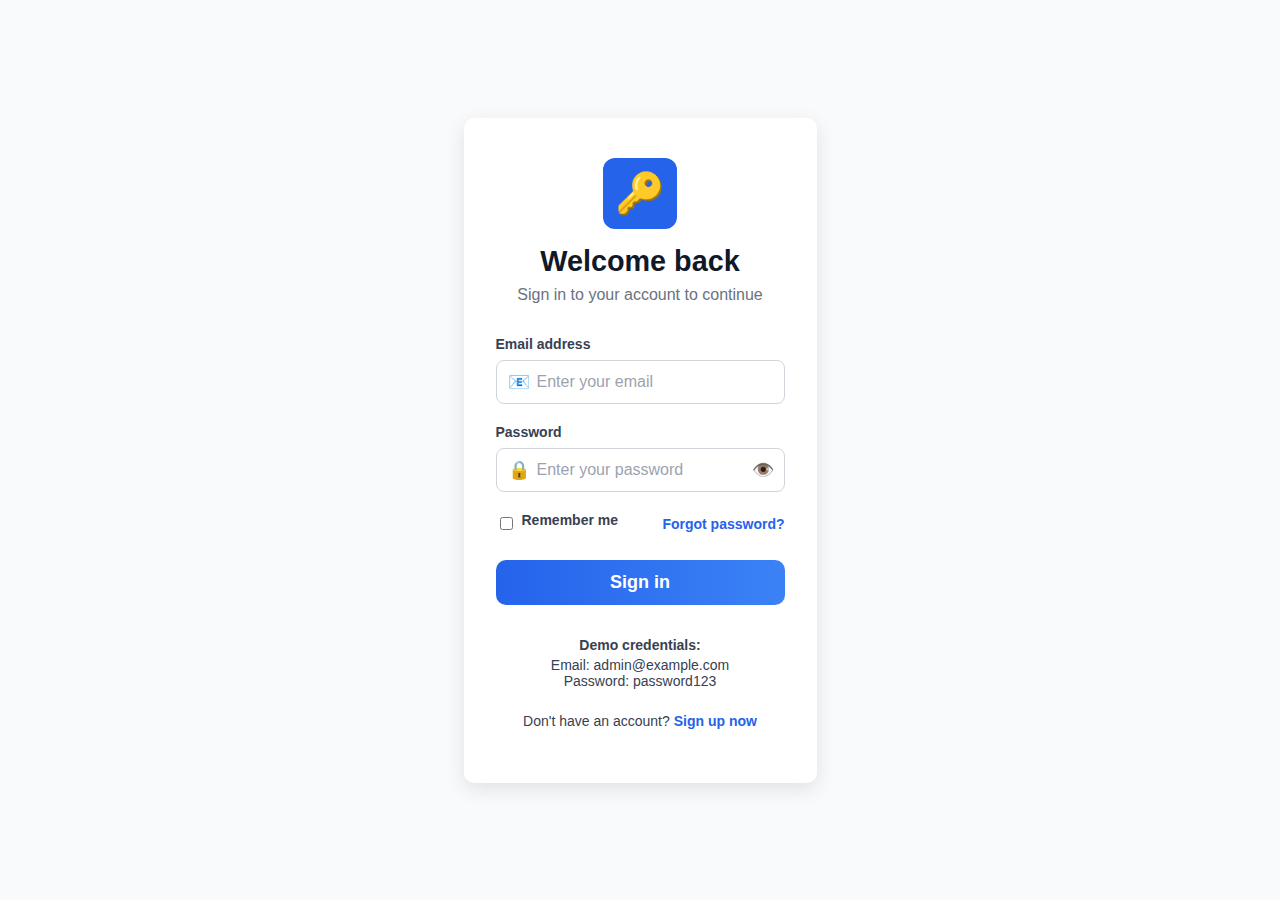
<file: index.html>
<!DOCTYPE html>
<html lang="en">
<head>
  <meta charset="UTF-8" />
  <meta name="viewport" content="width=device-width, initial-scale=1.0"/>
  <title>Uni buddy Finder</title>
  <link rel="stylesheet" href="style.css" />
</head>
<body>
  <div class="container">
    <div class="login-wrapper">
      <!-- Header -->
      <div class="header">
        <div class="logo">🔑</div>
        <h2>Welcome back</h2>
        <p>Sign in to your account to continue</p>
      </div>

      <!-- Form -->
      <div class="form-container">
        <form id="loginForm" class="login-form">
          <!-- General Error -->
          <div id="generalError" class="error-message general-error" style="display: none;">
            <p></p>
          </div>

          <!-- Email Field -->
          <div class="form-group">
            <label for="email">Email address</label>
            <div class="input-wrapper">
              <span class="input-icon">📧</span>
              <input 
                type="email" 
                id="email" 
                name="email" 
                placeholder="Enter your email"
                autocomplete="email"
              />
            </div>
            <div class="error-message" id="emailError" aria-live="polite"></div>
          </div>

          <!-- Password Field -->
          <div class="form-group">
            <label for="password">Password</label>
            <div class="input-wrapper">
              <span class="input-icon">🔒</span>
              <input 
                type="password" 
                id="password" 
                name="password" 
                placeholder="Enter your password"
                autocomplete="current-password"
              />
              <button type="button" class="password-toggle" id="passwordToggle">
                <span id="eyeIcon">👁️</span>
              </button>
            </div>
            <div class="error-message" id="passwordError" aria-live="polite"></div>
          </div>

          <!-- Remember Me & Forgot Password -->
          <div class="form-options">
            <div class="checkbox-wrapper">
              <input type="checkbox" id="rememberMe" name="rememberMe" />
              <label for="rememberMe">Remember me</label>
            </div>
            <a href="#" class="forgot-password" id="forgotPassword">Forgot password?</a>
          </div>

          <!-- Submit Button -->
          <button type="submit" class="submit-btn" id="submitBtn">
            <span class="btn-text">Sign in</span>
            <div class="loading-spinner" style="display: none;">
              <div class="spinner"></div>
              <span>Signing in...</span>
            </div>
          </button>
        </form>

        <!-- Demo Credentials -->
        <div class="demo-credentials">
          <p class="demo-title">Demo credentials:</p>
          <p class="demo-text">Email: admin@example.com</p>
          <p class="demo-text">Password: password123</p>
        </div>

        <!-- Sign Up Link -->
        <div class="signup-link">
          <p>Don't have an account? <a href="signup.html" id="signupLink">Sign up now</a></p>
        </div>
      </div>
    </div>
  </div>

  <!-- Scripts -->
  <script src="https://code.jquery.com/jquery-3.6.0.min.js"></script>
  <script src="script.js"></script>
</body>
</html>
</file>
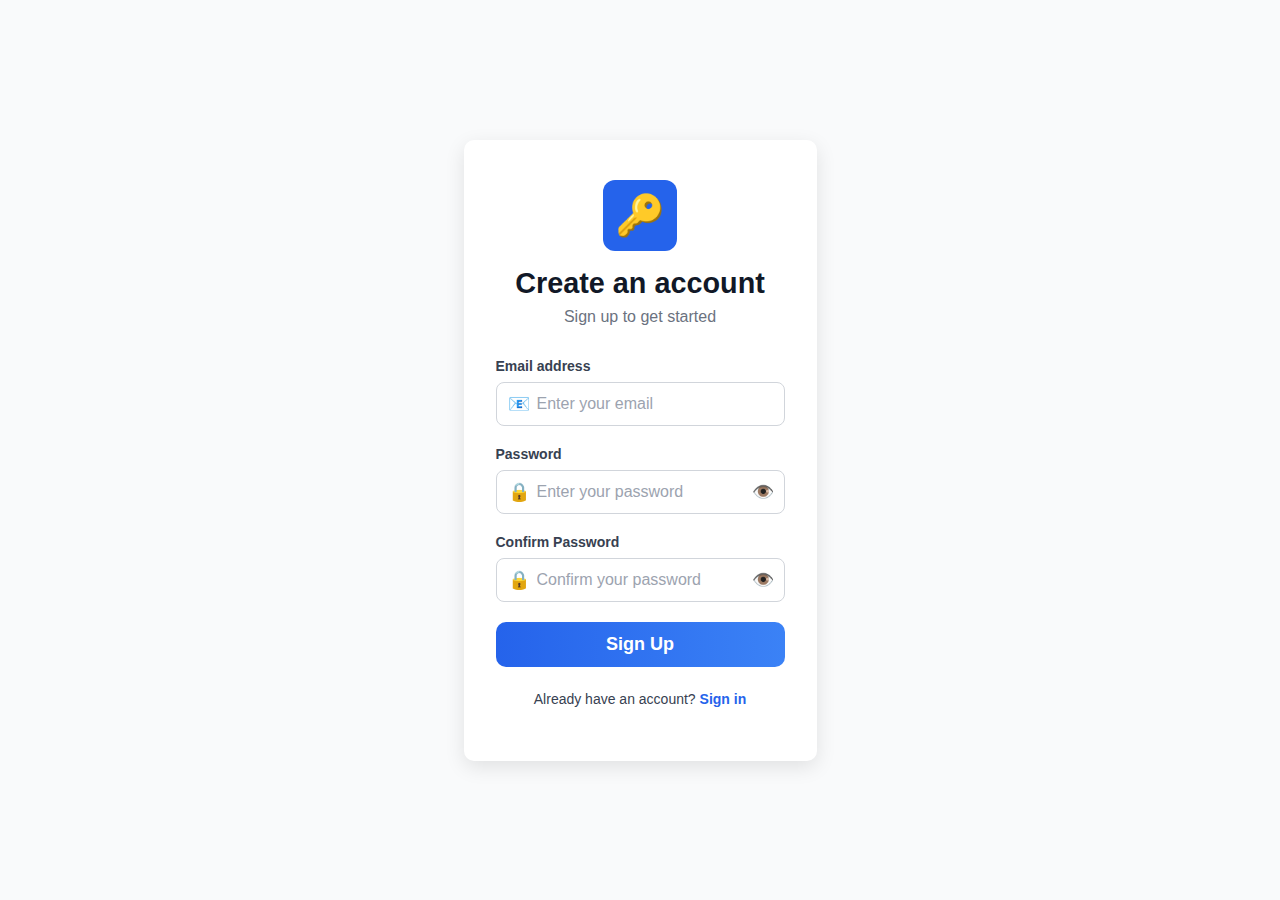
<file: signup.html>
<!DOCTYPE html>
<html lang="en">
<head>
  <meta charset="UTF-8" />
  <meta name="viewport" content="width=device-width, initial-scale=1" />
  <title>Uni Buddy Finder</title>
  <link rel="stylesheet" href="style.css" />
</head>
<body>
  <div class="container">
    <div class="login-wrapper">
      <!-- Header -->
      <div class="header">
        <div class="logo">🔑</div>
        <h2>Create an account</h2>
        <p>Sign up to get started</p>
      </div>

      <!-- Sign Up Form -->
      <div class="form-container">
        <form id="signupForm" class="login-form">
          <!-- General Error -->
          <div id="generalError" class="error-message general-error" style="display: none;">
            <p></p>
          </div>

          <!-- Email -->
          <div class="form-group">
            <label for="email">Email address</label>
            <div class="input-wrapper">
              <span class="input-icon">📧</span>
              <input
                type="email"
                id="email"
                name="email"
                placeholder="Enter your email"
                autocomplete="email"
              />
            </div>
            <div class="error-message" id="emailError" aria-live="polite"></div>
          </div>

          <!-- Password -->
          <div class="form-group">
            <label for="password">Password</label>
            <div class="input-wrapper">
              <span class="input-icon">🔒</span>
              <input
                type="password"
                id="password"
                name="password"
                placeholder="Enter your password"
                autocomplete="new-password"
              />
              <button type="button" class="password-toggle" id="passwordToggle">
                <span id="eyeIcon">👁️</span>
              </button>
            </div>
            <div class="error-message" id="passwordError" aria-live="polite"></div>
          </div>

          <!-- Confirm Password -->
          <div class="form-group">
            <label for="confirmPassword">Confirm Password</label>
            <div class="input-wrapper">
              <span class="input-icon">🔒</span>
              <input
                type="password"
                id="confirmPassword"
                name="confirmPassword"
                placeholder="Confirm your password"
                autocomplete="new-password"
              />
              <button type="button" class="password-toggle" id="confirmPasswordToggle">
                <span id="eyeIconConfirm">👁️</span>
              </button>
            </div>
            <div class="error-message" id="confirmPasswordError" aria-live="polite"></div>
          </div>

          <!-- Submit Button -->
          <button type="submit" class="submit-btn" id="submitBtn">
            <span class="btn-text">Sign Up</span>
            <div class="loading-spinner" style="display: none;">
              <div class="spinner"></div>
              <span>Creating account...</span>
            </div>
          </button>
        </form>

        <!-- Login Link -->
        <div class="signup-link">
          <p>Already have an account? <a href="index.html" id="loginLink">Sign in</a></p>
        </div>
      </div>
    </div>
  </div>

  <!-- Scripts -->
  <script src="https://code.jquery.com/jquery-3.6.0.min.js"></script>
  <script src="signup-script.js"></script>
</body>
</html>
</file>
<file: style.css>
/* Reset and base */
* {
  box-sizing: border-box;
}

body, html {
  margin: 0;
  padding: 0;
  height: 100%;
  font-family: -apple-system, BlinkMacSystemFont, "Segoe UI", Roboto,
    Oxygen, Ubuntu, Cantarell, "Open Sans", "Helvetica Neue", sans-serif;
  background-color: #f9fafb;

  /* Center container */
  display: flex;
  justify-content: center;
  align-items: center;
}

/* Outer container */
.container {
  width: 100%;
  max-width: 400px;
  padding: 1rem;
}

/* Main white box */
.login-wrapper {
  background: white;
  padding: 2.5rem 2rem;
  border-radius: 10px;
  box-shadow: 0 6px 20px rgb(0 0 0 / 0.1);
  text-align: center;
}

/* Header */
.header .logo {
  font-size: 2.5rem;
  background-color: #2563eb;
  color: white;
  display: inline-flex;
  padding: 12px;
  border-radius: 12px;
  margin-bottom: 1rem;
}

.header h2 {
  margin: 0 0 0.5rem;
  font-weight: 700;
  font-size: 1.8rem;
  color: #111827;
}

.header p {
  margin: 0 0 2rem;
  color: #6b7280;
  font-weight: 400;
}

/* Form */
.login-form {
  text-align: left;
}

.form-group {
  margin-bottom: 1.25rem;
}

label {
  display: block;
  font-weight: 600;
  margin-bottom: 0.5rem;
  color: #374151;
  font-size: 0.875rem;
}

.input-wrapper {
  position: relative;
}

.input-icon {
  position: absolute;
  top: 50%;
  left: 12px;
  transform: translateY(-50%);
  color: #9ca3af;
  pointer-events: none;
  font-size: 18px;
}

input[type="email"],
input[type="password"],
input[type="text"] {
  width: 100%;
  padding: 12px 40px 12px 40px;
  border: 1.5px solid #d1d5db;
  border-radius: 8px;
  font-size: 1rem;
  color: #111827;
  outline-offset: 2px;
  box-sizing: border-box;
  min-height: 44px; /* fix height to avoid resizing */
  font-family: inherit; /* keep font consistent */
  letter-spacing: normal;
}


input::placeholder {
  color: #9ca3af;
}

/* Password toggle button */
.password-toggle {
  position: absolute;
  top: 50%;
  right: 12px;
  transform: translateY(-50%);
  background: none;
  border: none;
  cursor: pointer;
  color: #9ca3af;
  font-size: 18px;
  padding: 0;
  width: 24px;  /* fix width */
  height: 24px; /* fix height */
  display: flex;
  justify-content: center;
  align-items: center;
}

.password-toggle span {
  display: inline-block;
  width: 18px;  /* or whatever fits */
  text-align: center;
}


/* Error messages */
.error-message {
  color: #dc2626;
  font-size: 0.875rem;
  margin-top: 0.25rem;
}

/* Form options: checkbox and forgot password */
.form-options {
  display: flex;
  justify-content: space-between;
  align-items: center;
  font-size: 0.875rem;
  color: #374151;
  margin-bottom: 1.5rem;
}

.checkbox-wrapper {
  display: flex;
  align-items: center;
  gap: 6px;
  cursor: pointer;
}

.checkbox-wrapper input[type="checkbox"] {
  cursor: pointer;
}

.forgot-password {
  color: #2563eb;
  font-weight: 600;
  text-decoration: none;
}

.forgot-password:hover {
  text-decoration: underline;
}

/* Submit button */
.submit-btn {
  width: 100%;
  background: linear-gradient(90deg, #2563eb 0%, #3b82f6 100%);
  border: none;
  border-radius: 10px;
  color: white;
  font-size: 1.125rem;
  font-weight: 700;
  padding: 12px;
  cursor: pointer;
  display: flex;
  justify-content: center;
  align-items: center;
  gap: 0.5rem;
  transition: background-color 0.3s ease;
}

.submit-btn:hover {
  background: linear-gradient(90deg, #1e40af 0%, #2563eb 100%);
}

/* Loading spinner styles */
.loading-spinner {
  display: flex;
  align-items: center;
  gap: 0.5rem;
  font-size: 0.875rem;
  color: white;
}

.spinner {
  border: 3px solid rgba(255, 255, 255, 0.3);
  border-top: 3px solid white;
  border-radius: 50%;
  width: 18px;
  height: 18px;
  animation: spin 1s linear infinite;
}

@keyframes spin {
  to {
    transform: rotate(360deg);
  }
}

/* Demo credentials */
.demo-credentials {
  margin-top: 2rem;
  font-size: 0.875rem;
  color: #374151;
  text-align: center;
}

.demo-title {
  font-weight: 600;
  margin-bottom: 0.25rem;
}

.demo-text {
  margin: 0;
}

/* Signup link */
.signup-link {
  margin-top: 1.5rem;
  text-align: center;
  font-size: 0.875rem;
  color: #374151;
}

.signup-link a {
  color: #2563eb;
  font-weight: 600;
  text-decoration: none;
}

.signup-link a:hover {
  text-decoration: underline;
}
</file>
